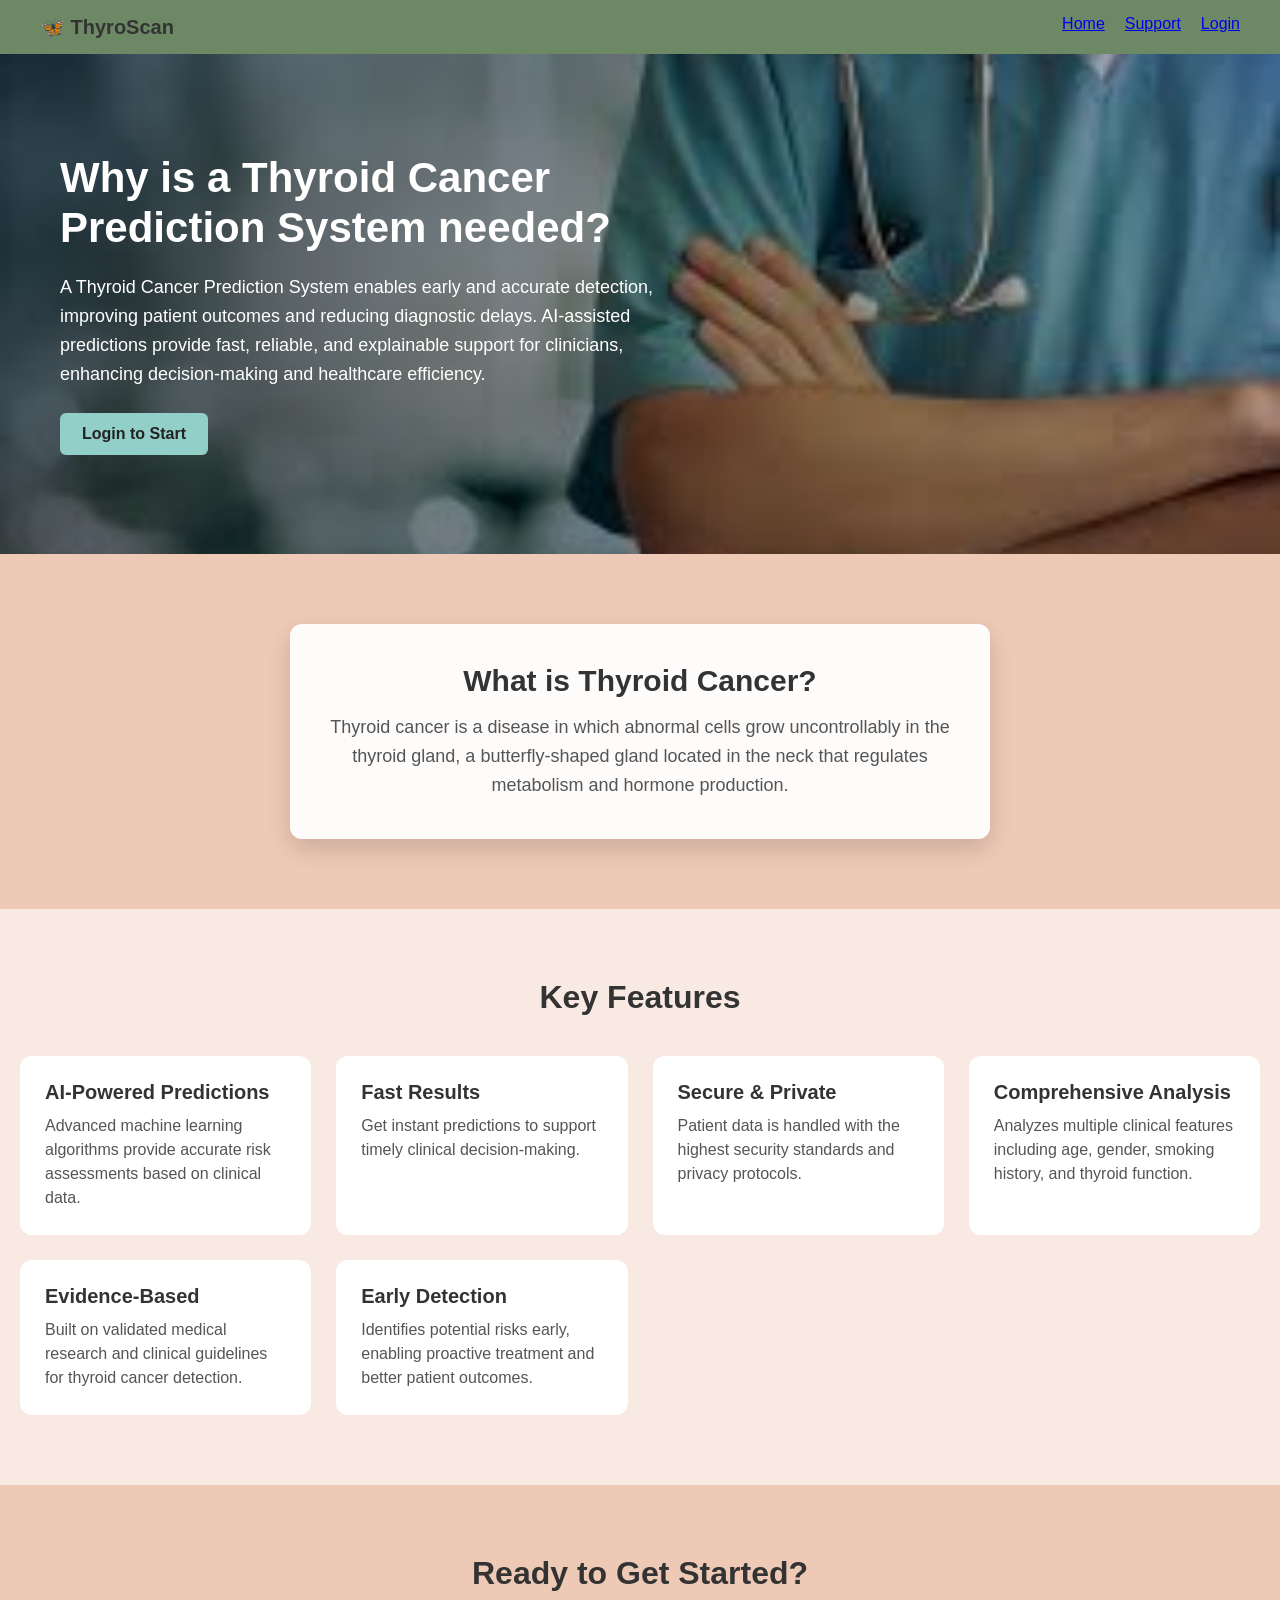
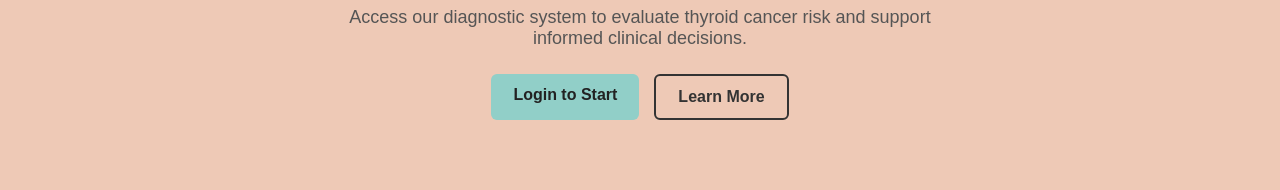
<file: index.html>
<!DOCTYPE html>
<html lang="en">

<head>
  <meta charset="UTF-8">
  <meta name="viewport" content="width=device-width, initial-scale=1.0">
  <title>Thyroid Cancer Prediction</title>
  <link rel="stylesheet" href="index.css">
</head>

<body>
  <div class="navbar">
    <div class="logo">🦋 ThyroScan</div>
    <ul class="nav-links">
      <li><a href="index.html">Home</a></li>
      <li><a href="support.html">Support</a></li>
      <li><a href="login.html">Login</a></li>

    </ul>
  </div>


  <div class="main-container">

    <!-- Hero Section -->
    <section class="hero">
      <img src="imag2.jfif" alt="Medical professional" class="hero-img">

      <div class="overlay">
        <div class="hero-content">
          <h1>Why is a Thyroid Cancer Prediction System needed?</h1>
          <p>
            A Thyroid Cancer Prediction System enables early and accurate detection, improving patient
            outcomes and reducing diagnostic delays. AI-assisted predictions provide fast, reliable, and
            explainable support for clinicians, enhancing decision-making and healthcare efficiency.
          </p>
          <a href="login.html" class="btn">Login to Start</a>
        </div>
      </div>
    </section>

    <!-- What is Thyroid Cancer -->
    <section class="info-section">
      <div class="card">
        <h2>What is Thyroid Cancer?</h2>
        <p>
          Thyroid cancer is a disease in which abnormal cells grow uncontrollably in the thyroid gland,
          a butterfly-shaped gland located in the neck that regulates metabolism and hormone production.
        </p>
      </div>
    </section>

    <!-- Features Section -->
    <section class="features-section">
      <h2>Key Features</h2>

      <div class="features-grid">

        <div class="feature-card">
          <h3>AI-Powered Predictions</h3>
          <p>Advanced machine learning algorithms provide accurate risk assessments based on clinical data.</p>
        </div>

        <div class="feature-card">
          <h3>Fast Results</h3>
          <p>Get instant predictions to support timely clinical decision-making.</p>
        </div>

        <div class="feature-card">
          <h3>Secure & Private</h3>
          <p>Patient data is handled with the highest security standards and privacy protocols.</p>
        </div>

        <div class="feature-card">
          <h3>Comprehensive Analysis</h3>
          <p>Analyzes multiple clinical features including age, gender, smoking history, and thyroid function.</p>
        </div>

        <div class="feature-card">
          <h3>Evidence-Based</h3>
          <p>Built on validated medical research and clinical guidelines for thyroid cancer detection.</p>
        </div>

        <div class="feature-card">
          <h3>Early Detection</h3>
          <p>Identifies potential risks early, enabling proactive treatment and better patient outcomes.</p>
        </div>

      </div>
    </section>

    <!-- CTA Section -->
    <section class="cta-section">
      <h2>Ready to Get Started?</h2>
      <p>
        Access our diagnostic system to evaluate thyroid cancer risk and support informed clinical decisions.
      </p>

      <div class="cta-buttons">
        <a href="login.html" class="btn">Login to Start</a>
        <a href="support.html" class="btn-outline">Learn More</a>
      </div>
    </section>

  </div>

</body>

</html>
</file>
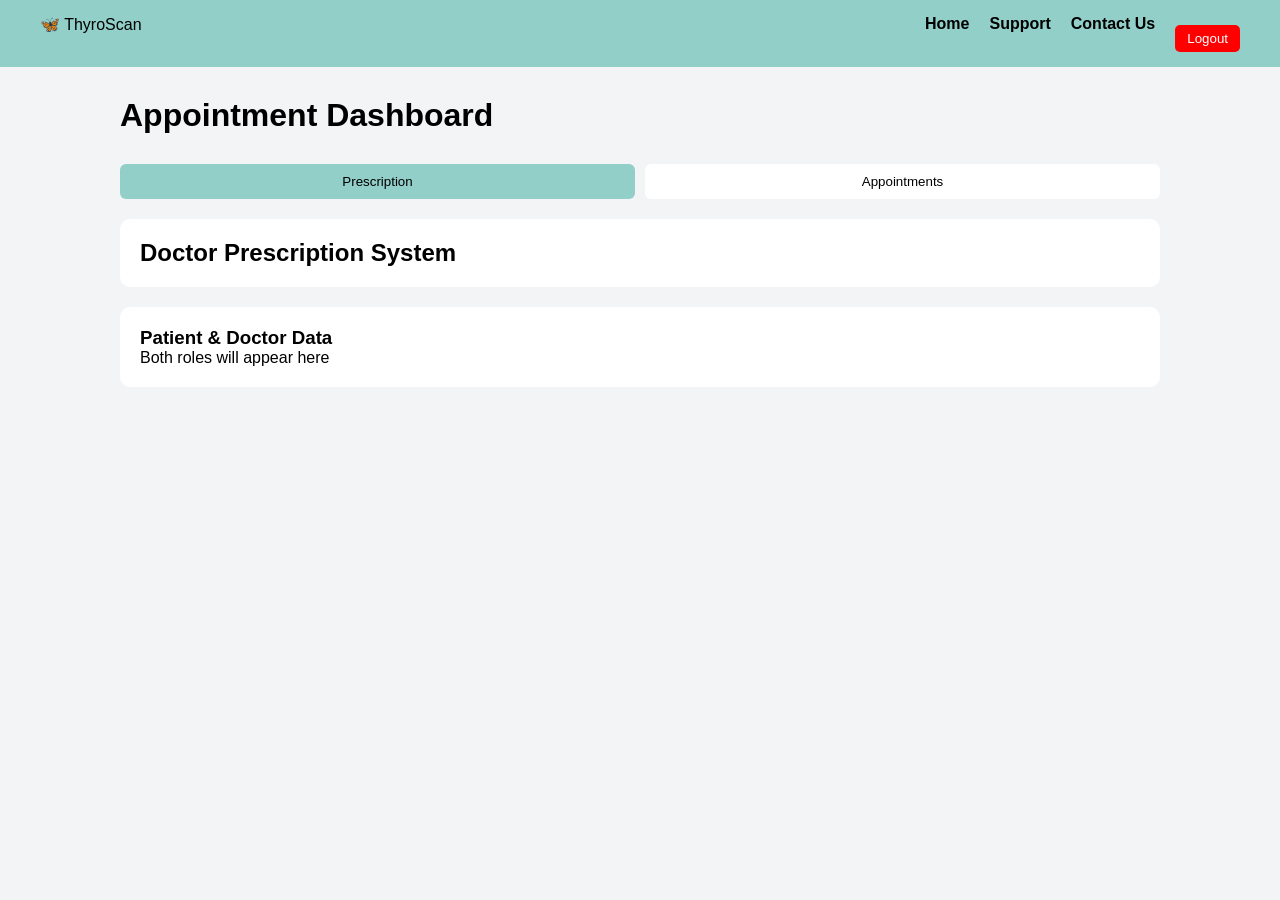
<file: appointment.html>
<!DOCTYPE html>
<html lang="en">

<head>
  <meta charset="UTF-8">
  <title>Appointment - ThyroScan</title>
  <link rel="stylesheet" href="appointment.css">
</head>

<body>

  <!-- NAVBAR -->
  <nav class="navbar">
    <div class="logo">🦋 ThyroScan</div>
    <ul class="nav-links">
      <li><a href="index.html">Home</a></li>
      <li><a href="support.html">Support</a></li>
      <li><a href="contact.html">Contact Us</a></li>
      <li><button onclick="logoutUser()">Logout</button></li>
    </ul>
  </nav>

  <div class="container">

    <!-- HEADER -->
    <div class="header">
      <h1>Appointment Dashboard</h1>
    </div>

    <!-- TABS -->
    <div class="tabs">
      <button class="tab active" onclick="showTab('prescription', this)">Prescription</button>
      <button class="tab" onclick="showTab('appointments', this)">Appointments</button>
    </div>

    <!-- PRESCRIPTION -->
    <div id="prescription" class="tab-content active">

      <div class="card header-card">
        <h2>Doctor Prescription System</h2>
      </div>

      <div class="card center">
        <h3>Patient & Doctor Data</h3>
        <p>Both roles will appear here</p>
      </div>

      <div id="prescriptionList" class="doctor-grid"></div>

    </div>

    <!-- APPOINTMENTS -->
    <div id="appointments" class="tab-content">

      <div class="card">
        <h2>Join Appointment</h2>

        <input type="text" id="userNameInput" placeholder="Enter name">
        <button onclick="startAppointment()">Join Zoom</button>

      </div>

    </div>

  </div>

  <script>

    // ✅ GET ROLE FROM LOGIN
    let userRole = localStorage.getItem("role") || "patient";

    function showTab(tabId, btn) {
      document.querySelectorAll(".tab-content").forEach(el => el.classList.remove("active"));
      document.querySelectorAll(".tab").forEach(el => el.classList.remove("active"));

      document.getElementById(tabId).classList.add("active");
      btn.classList.add("active");
    }

    // ✅ FIX PLACEHOLDER BASED ON ROLE
    window.onload = function () {
      const input = document.getElementById("userNameInput");

      if (userRole === "doctor") {
        input.placeholder = "Enter doctor name";
      } else {
        input.placeholder = "Enter patient name";
      }
    };

    function startAppointment() {
      const name = document.getElementById("userNameInput").value;

      if (!name) {
        alert("Please enter name");
        return;
      }

      const container = document.getElementById("prescriptionList");
      const id = "p" + Date.now();

      let roleLabel = userRole === "doctor" ? "Doctor" : "Patient";

      let doctorName = userRole === "doctor" ? name : "Dr. ThyroScan Team";
      let patientName = userRole === "patient" ? name : "Assigned Patient";

      const card = document.createElement("div");
      card.className = "doctor-card";

      card.innerHTML = `
        <h3>${roleLabel}: ${name}</h3>

        
        <p><strong>Patient:</strong> ${patientName}</p>

        <span class="badge available">Active Case</span>
        <p class="rating">⭐ Consultation Running</p>

        <button onclick="togglePrescription('${id}')">View Prescription</button>

        <div id="${id}" class="schedule-box">
          <p><strong>Doctor Prescription:</strong></p>
          
          <p>🧑 Patient: ${patientName}</p>
          <p>💊 Treatment Plan</p>
          <p>📊 Monitoring</p>
          <p>🥗 Diet Plan</p>
        </div>
      `;

      container.appendChild(card);

      window.open("https://zoom.us/j/1234567890", "_blank");
    }

    function togglePrescription(id) {
      const box = document.getElementById(id);
      box.style.display = box.style.display === "block" ? "none" : "block";
    }

    function logoutUser() {
      alert("Logged out successfully!");
      window.location.href = "login.html";
    }

  </script>

</body>

</html>
</file>
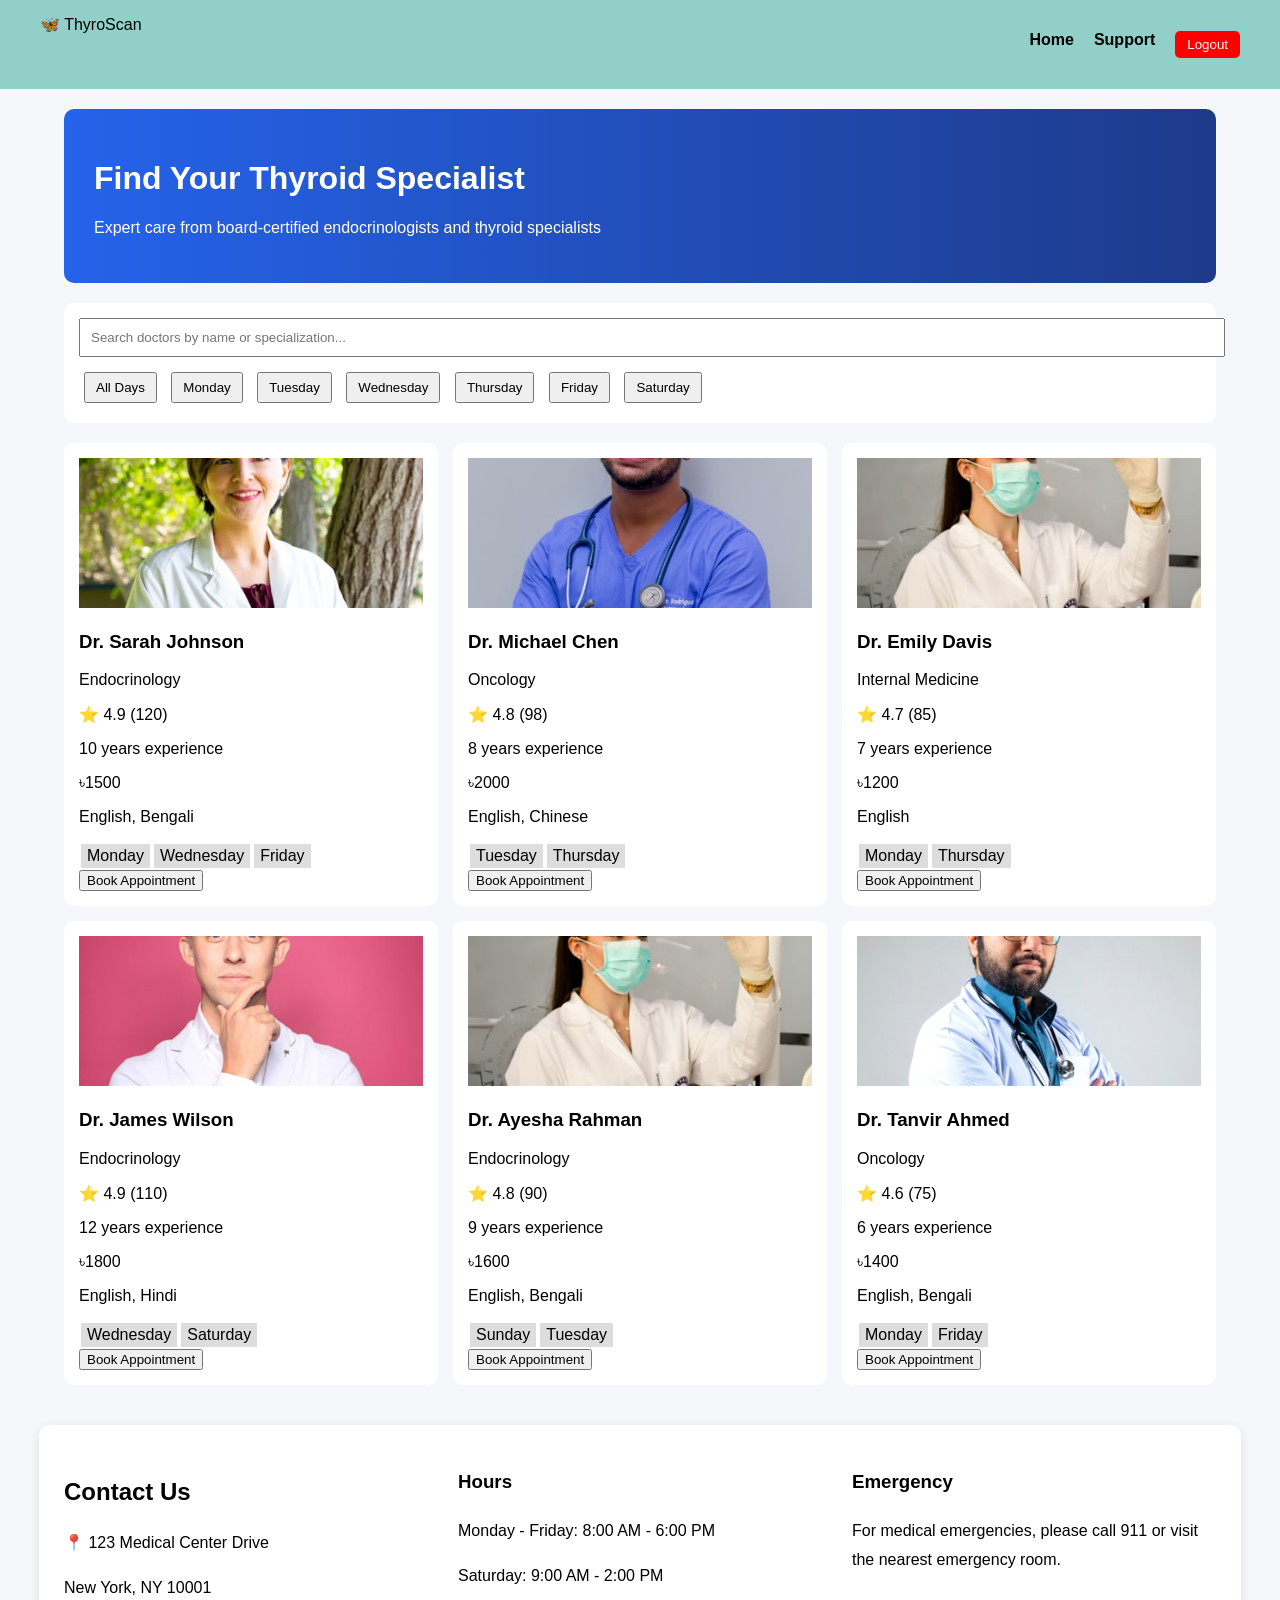
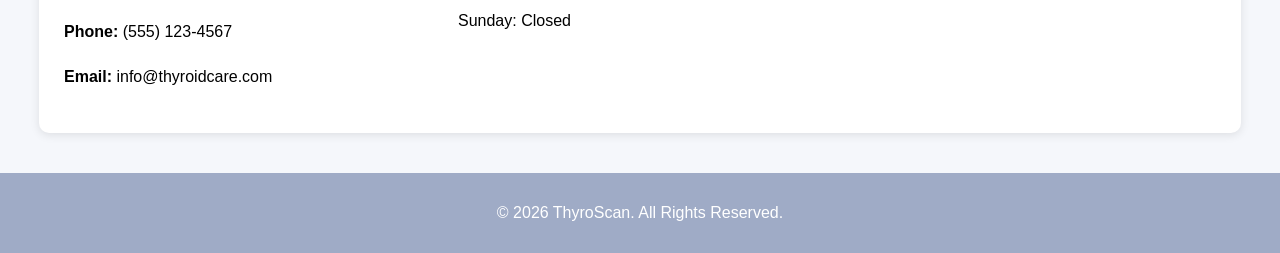
<file: clinical_administrator.html>
<!DOCTYPE html>
<html lang="en">

<head>
  <meta charset="UTF-8">
  <title>Doctors - ThyroScan</title>
  <link rel="stylesheet" href="clinical_administrator.css">
</head>

<body>

  <nav class="navbar">
    <div class="logo">🦋 ThyroScan</div>
    <ul class="nav-links">
      <li><a href="index.html">Home</a></li>
      <li><a href="support.html">Support</a></li>
      <li><button onclick="logoutUser()">Logout</button></li>
    </ul>
  </nav>

  <div class="container">

    <!-- HERO -->
    <div class="hero">
      <h1>Find Your Thyroid Specialist</h1>
      <p>Expert care from board-certified endocrinologists and thyroid specialists</p>
    </div>

    <!-- SEARCH + FILTER -->
    <div class="filter-box">
      <input type="text" id="searchInput" placeholder="Search doctors by name or specialization..."
        onkeyup="filterDoctors()">

      <div class="days">
        <button onclick="filterDay('all')">All Days</button>
        <button onclick="filterDay('Monday')">Monday</button>
        <button onclick="filterDay('Tuesday')">Tuesday</button>
        <button onclick="filterDay('Wednesday')">Wednesday</button>
        <button onclick="filterDay('Thursday')">Thursday</button>
        <button onclick="filterDay('Friday')">Friday</button>
        <button onclick="filterDay('Saturday')">Saturday</button>
      </div>
    </div>

    <!-- DOCTOR LIST -->
    <div id="doctorList" class="doctor-grid"></div>

    <!-- ================= DETAILS ================= -->
    <div id="doctorDetails" class="hidden">

      <button class="back-btn" onclick="goBack()">← Back to Doctors</button>

      <div class="details-grid">

        <!-- LEFT -->
        <div class="details-left">
          <img id="docImg">

          <h2 id="docName"></h2>
          <p class="spec" id="docSpec"></p>

          <div class="rating" id="docRating"></div>

          <div class="info-grid">
            <div><b>Experience:</b> <span id="docExp"></span></div>
            <div><b>Fee:</b> <span id="docFee"></span></div>
            <div><b>Languages:</b> <span id="docLang"></span></div>
            <div><b>Education:</b> <span id="docEdu"></span></div>
          </div>

          <h3>Available Days</h3>
          <div id="docDays" class="badges"></div>

          <h3>About</h3>
          <p id="docAbout"></p>

          <h3>Clinic Information</h3>
          <p>📍 ThyroCare Clinic, Dhaka</p>
          <p>📞 +880123456789</p>
          <p>✉ info@thyrocare.com</p>

        </div>

        <!-- RIGHT -->
        <div class="details-right">

          <h3>Book Appointment</h3>

          <input type="text" placeholder="Full Name" id="name">
          <input type="text" placeholder="Phone Number" id="phone">
          <input type="email" placeholder="Email Address" id="email">
          <input type="date" id="date">

          <label>Select Time Slot</label>
          <div class="time-slots" id="timeSlots"></div>

          <div class="notice">
            You will receive confirmation within 24 hours.
          </div>

          <button class="confirm" onclick="book()">Confirm Booking</button>

        </div>

      </div>

    </div>

  </div>

  <!-- ================= CONTACT SECTION ================= -->
  <div class="contact-section">
    <div>
      <h2>Contact Us</h2>
      <p>📍 123 Medical Center Drive</p>
      <p>New York, NY 10001</p>

      <p><b>Phone:</b> (555) 123-4567</p>
      <p><b>Email:</b> info@thyroidcare.com</p>
    </div>

    <div>
      <h3>Hours</h3>
      <p>Monday - Friday: 8:00 AM - 6:00 PM</p>
      <p>Saturday: 9:00 AM - 2:00 PM</p>
      <p>Sunday: Closed</p>
    </div>

    <div>
      <h3>Emergency</h3>
      <p>For medical emergencies, please call 911 or visit the nearest emergency room.</p>
    </div>

  </div>

  <!-- FOOTER -->
  <footer class="footer">
    <p>© 2026 ThyroScan. All Rights Reserved.</p>
  </footer>

  <script>

    let selectedDay = "all";
    let selectedTime = "";

    const doctors = [
      { id: 1, name: "Dr. Sarah Johnson", specialization: "Endocrinology", rating: 4.9, reviews: 120, image: "doc1.jfif", experience: 10, fee: 1500, languages: ["English", "Bengali"], education: "MBBS, MD", availability: ["Monday", "Wednesday", "Friday"], about: "Expert in thyroid disorders." },
      { id: 2, name: "Dr. Michael Chen", specialization: "Oncology", rating: 4.8, reviews: 98, image: "doc2.jfif", experience: 8, fee: 2000, languages: ["English", "Chinese"], education: "MBBS", availability: ["Tuesday", "Thursday"], about: "Cancer specialist." },
      { id: 3, name: "Dr. Emily Davis", specialization: "Internal Medicine", rating: 4.7, reviews: 85, image: "doc3.jfif", experience: 7, fee: 1200, languages: ["English"], education: "MBBS", availability: ["Monday", "Thursday"], about: "General physician." },
      { id: 4, name: "Dr. James Wilson", specialization: "Endocrinology", rating: 4.9, reviews: 110, image: "doc4.jfif", experience: 12, fee: 1800, languages: ["English", "Hindi"], education: "MBBS", availability: ["Wednesday", "Saturday"], about: "Thyroid expert." },
      { id: 5, name: "Dr. Ayesha Rahman", specialization: "Endocrinology", rating: 4.8, reviews: 90, image: "doc5.jfif", experience: 9, fee: 1600, languages: ["English", "Bengali"], education: "MBBS", availability: ["Sunday", "Tuesday"], about: "Hormonal specialist." },
      { id: 6, name: "Dr. Tanvir Ahmed", specialization: "Oncology", rating: 4.6, reviews: 75, image: "doc6.jfif", experience: 6, fee: 1400, languages: ["English", "Bengali"], education: "MBBS", availability: ["Monday", "Friday"], about: "Cancer care expert." }
    ];

    const timeSlots = ["9:00 AM", "9:30 AM", "10:00 AM", "10:30 AM", "11:00 AM", "11:30 AM", "2:00 PM", "2:30 PM", "3:00 PM", "3:30 PM", "4:00 PM"];

    function renderDoctors() {
      const list = document.getElementById("doctorList");
      list.innerHTML = "";

      const search = document.getElementById("searchInput").value.toLowerCase();

      doctors.forEach(doc => {
        const matchSearch = doc.name.toLowerCase().includes(search) || doc.specialization.toLowerCase().includes(search);
        const matchDay = selectedDay === "all" || doc.availability.includes(selectedDay);

        if (matchSearch && matchDay) {
          list.innerHTML += `
      <div class="doctor-card" onclick="showDoctor(${doc.id})">
        <img src="${doc.image}">
        <h3>${doc.name}</h3>
        <p>${doc.specialization}</p>
        <div class="rating">⭐ ${doc.rating} (${doc.reviews})</div>
        <p>${doc.experience} years experience</p>
        <p>৳${doc.fee}</p>
        <p>${doc.languages.join(", ")}</p>
        <div class="badges">${doc.availability.map(d => `<span>${d}</span>`).join("")}</div>
        <button>Book Appointment</button>
      </div>`;
        }
      });
    }

    function filterDoctors() { renderDoctors(); }
    function filterDay(day) { selectedDay = day; renderDoctors(); }

    function showDoctor(id) {
      const doc = doctors.find(d => d.id === id);
      document.getElementById("doctorList").style.display = "none";
      document.getElementById("doctorDetails").classList.remove("hidden");

      docImg.src = doc.image;
      docName.innerText = doc.name;
      docSpec.innerText = doc.specialization;
      docRating.innerText = `⭐ ${doc.rating}`;
      docExp.innerText = doc.experience + " years";
      docFee.innerText = "৳" + doc.fee;
      docLang.innerText = doc.languages.join(", ");
      docEdu.innerText = doc.education;
      docAbout.innerText = doc.about;
      docDays.innerHTML = doc.availability.map(d => `<span>${d}</span>`).join("");

      const slotDiv = document.getElementById("timeSlots");
      slotDiv.innerHTML = "";
      timeSlots.forEach(t => {
        slotDiv.innerHTML += `<button onclick="selectTime(this,'${t}')">${t}</button>`;
      });
    }

    function selectTime(btn, time) {
      document.querySelectorAll(".time-slots button").forEach(b => b.classList.remove("active"));
      btn.classList.add("active");
      selectedTime = time;
    }

    function goBack() {
      document.getElementById("doctorList").style.display = "grid";
      document.getElementById("doctorDetails").classList.add("hidden");
    }

    function book() {
      const nameInput = document.getElementById("name");
      const phoneInput = document.getElementById("phone");
      const emailInput = document.getElementById("email");
      const dateInput = document.getElementById("date");

      if (!nameInput.value || !phoneInput.value || !emailInput.value || !dateInput.value || !selectedTime) {
        alert("Please fill all fields");
        return;
      }

      const bookingData = {
        patientName: nameInput.value,
        phone: phoneInput.value,
        email: emailInput.value,
        date: dateInput.value,
        time: selectedTime,
        doctor: document.getElementById("docName").innerText,
        specialization: document.getElementById("docSpec").innerText
      };

      // Get previous bookings
      let bookings = JSON.parse(localStorage.getItem("appointments")) || [];

      // Add new booking
      bookings.push(bookingData);

      // Save back
      localStorage.setItem("appointments", JSON.stringify(bookings));

      // Redirect
      window.location.href = "notification.html";
    }
    renderDoctors();
    function logoutUser() {
      alert("Logged out successfully!");
      window.location.href = "login.html";
    }

  </script>

</body>

</html>
</file>
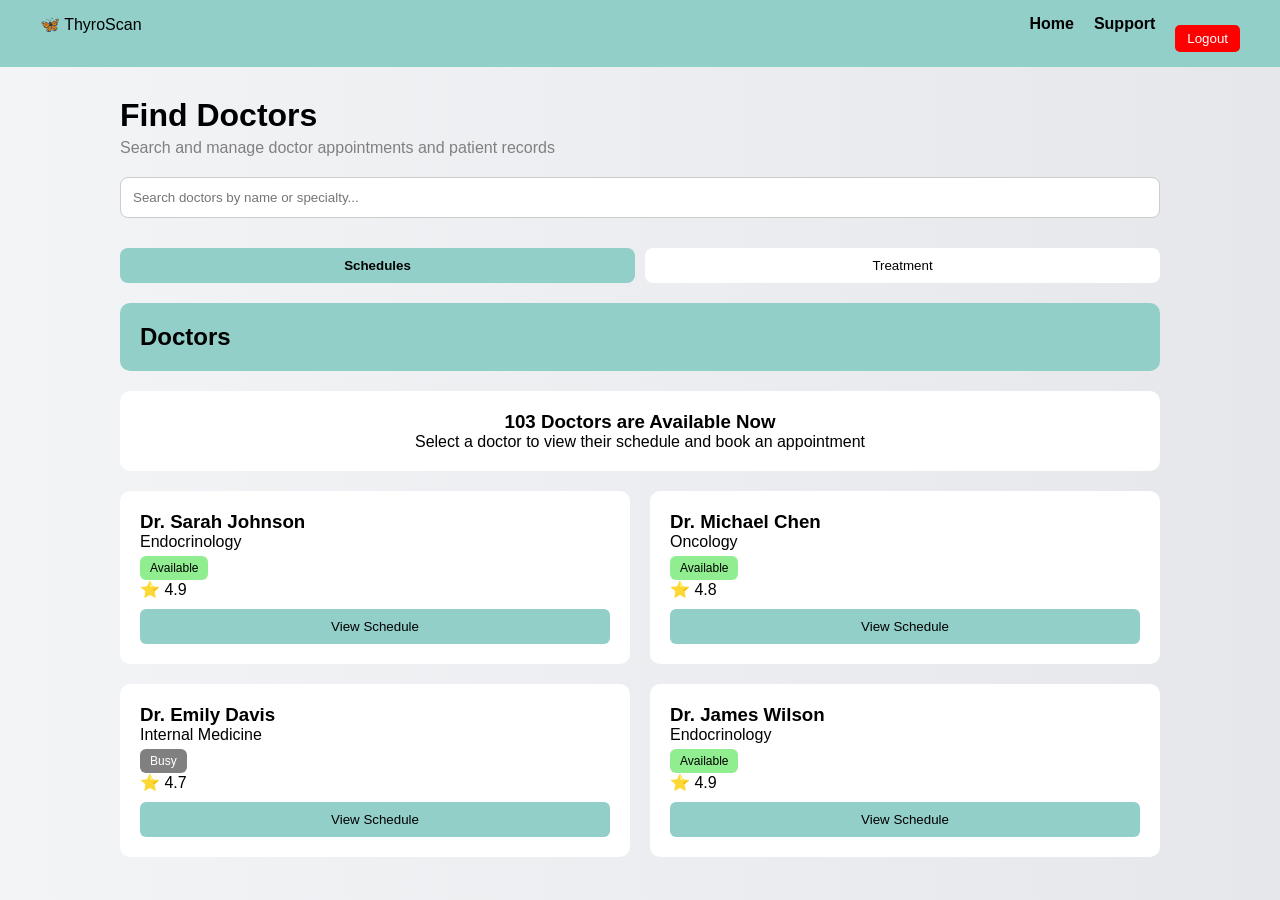
<file: doctorappointment.html>
<!DOCTYPE html>
<html lang="en">

<head>
  <meta charset="UTF-8">
  <title>Doctor Appointment - ThyroScan</title>
  <link rel="stylesheet" href="doctorappointment.css">
</head>

<body>

  <!-- NAVBAR -->
  <nav class="navbar">
    <div class="logo">🦋 ThyroScan</div>
    <ul class="nav-links">
      <li><a href="index.html">Home</a></li>
      <li><a href="support.html">Support</a></li>

      <li><button onclick="logoutUser()">Logout</button></li>
    </ul>
  </nav>

  <div class="container">

    <!-- HEADER -->
    <div class="header">
      <h1>Find Doctors</h1>
      <p>Search and manage doctor appointments and patient records</p>
    </div>

    <!-- SEARCH -->
    <div class="search-box">
      <input type="text" placeholder="Search doctors by name or specialty...">
    </div>

    <!-- TABS -->
    <div class="tabs">
      <button class="tab active" onclick="showTab('schedules', this)">Schedules</button>

      <!-- ✅ FIXED HERE -->
      <button class="tab" onclick="goToAppointment()">Treatment</button>
    </div>

    <!-- ================= SCHEDULES ================= -->
    <div id="schedules" class="tab-content active">

      <div class="card header-card">
        <h2>Doctors</h2>
      </div>

      <div class="card center">
        <h3>103 Doctors are Available Now</h3>
        <p>Select a doctor to view their schedule and book an appointment</p>
      </div>

      <div class="doctor-grid">

        <!-- Doctor 1 -->
        <div class="doctor-card">
          <h3>Dr. Sarah Johnson</h3>
          <p>Endocrinology</p>
          <span class="badge available">Available</span>
          <p class="rating">⭐ 4.9</p>

          <button onclick="toggleSchedule('schedule1')">View Schedule</button>

          <div id="schedule1" class="schedule-box">
            <p><strong>Available Days:</strong> Monday, Wednesday, Friday</p>
            <p><strong>Time:</strong> 10:00 AM - 2:00 PM</p>
          </div>
        </div>

        <!-- Doctor 2 -->
        <div class="doctor-card">
          <h3>Dr. Michael Chen</h3>
          <p>Oncology</p>
          <span class="badge available">Available</span>
          <p class="rating">⭐ 4.8</p>

          <button onclick="toggleSchedule('schedule2')">View Schedule</button>

          <div id="schedule2" class="schedule-box">
            <p><strong>Available Days:</strong> Tuesday, Thursday</p>
            <p><strong>Time:</strong> 2:00 PM - 6:00 PM</p>
          </div>
        </div>

        <!-- Doctor 3 -->
        <div class="doctor-card">
          <h3>Dr. Emily Davis</h3>
          <p>Internal Medicine</p>
          <span class="badge busy">Busy</span>
          <p class="rating">⭐ 4.7</p>

          <button onclick="toggleSchedule('schedule3')">View Schedule</button>

          <div id="schedule3" class="schedule-box">
            <p><strong>Available Days:</strong> Saturday</p>
            <p><strong>Time:</strong> 9:00 AM - 12:00 PM</p>
          </div>
        </div>

        <!-- Doctor 4 -->
        <div class="doctor-card">
          <h3>Dr. James Wilson</h3>
          <p>Endocrinology</p>
          <span class="badge available">Available</span>
          <p class="rating">⭐ 4.9</p>

          <button onclick="toggleSchedule('schedule4')">View Schedule</button>

          <div id="schedule4" class="schedule-box">
            <p><strong>Available Days:</strong> Sunday, Tuesday</p>
            <p><strong>Time:</strong> 11:00 AM - 3:00 PM</p>
          </div>
        </div>

      </div>
    </div>

    <!-- ================= TREATMENT (UNCHANGED) ================= -->
    <div id="treatment" class="tab-content">

      <div class="card">
        <h2>Treatment Plans</h2>
        <p>Doctor decision-making and treatment process for patients</p>
      </div>

      <div class="card">
        <h3>Patient: Mahfuz Alam</h3>
        <p><strong>Diagnosis:</strong> Thyroid Disorder (Moderate Risk)</p>
        <p><strong>Doctor Decision:</strong> Start medication and monitor hormone levels</p>

        <ul class="treatment-list">
          <li>💊 Prescribed Levothyroxine</li>
          <li>📊 Blood test every 2 weeks</li>
          <li>🥗 Maintain iodine-balanced diet</li>
          <li>📅 Follow-up after 1 month</li>
        </ul>

        <button class="small-btn">View Full Report</button>
      </div>

      <div class="card">
        <h3>Patient: Susmita Roy</h3>
        <p><strong>Diagnosis:</strong> Low Risk (Normal)</p>
        <p><strong>Doctor Decision:</strong> No medication required</p>

        <ul class="treatment-list">
          <li>✅ Regular health checkup</li>
          <li>🥗 Balanced diet</li>
          <li>🏃 Lifestyle improvement</li>
        </ul>

        <button class="small-btn">View Full Report</button>
      </div>

    </div>

  </div>

  <!-- JS -->
  <script>
    function showTab(tabId, btn) {
      document.querySelectorAll(".tab-content").forEach(el => {
        el.classList.remove("active");
      });

      document.querySelectorAll(".tab").forEach(el => {
        el.classList.remove("active");
      });

      document.getElementById(tabId).classList.add("active");
      btn.classList.add("active");
    }

    function toggleSchedule(id) {
      const box = document.getElementById(id);

      if (box.style.display === "block") {
        box.style.display = "none";
      } else {
        box.style.display = "block";
      }
    }

    // ✅ NEW FUNCTION
    function goToAppointment() {
      window.location.href = "appointment.html";
    }

    function logoutUser() {
      alert("Logged out successfully!");
      window.location.href = "login.html";
    }
  </script>

</body>

</html>
</file>
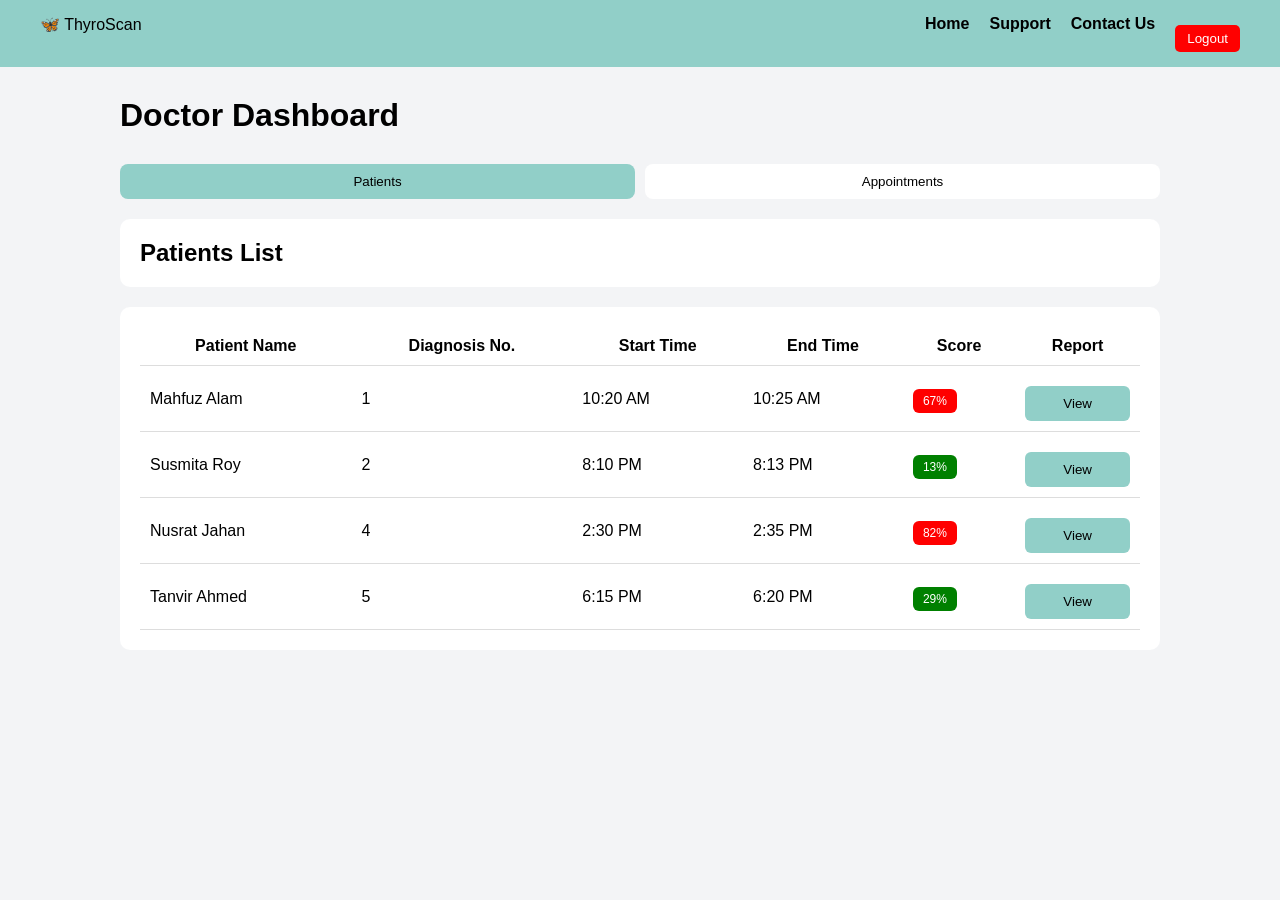
<file: doctordashboard.html>
<!DOCTYPE html>
<html lang="en">

<head>
  <meta charset="UTF-8">
  <title>Doctor Appointment - ThyroScan</title>
  <link rel="stylesheet" href="doctordashboard.css">
</head>

<body>

  <!-- NAVBAR -->
  <nav class="navbar">
    <div class="logo">🦋 ThyroScan</div>
    <ul class="nav-links">
      <li><a href="index.html">Home</a></li>
      <li><a href="support.html">Support</a></li>
      <li><a href="contact.html">Contact Us</a></li>
      <li><button onclick="logoutUser()">Logout</button></li>
    </ul>
  </nav>

  <div class="container">

    <div class="header">
      <h1>Doctor Dashboard</h1>
    </div>

    <div class="tabs">
      <button class="tab active" onclick="showTab('patients', this)">Patients</button>
      <button class="tab" onclick="showTab('appointments', this)">Appointments</button>
    </div>

    <!-- PATIENTS -->
    <div id="patients" class="tab-content active">

      <div class="card">
        <h2>Patients List</h2>
      </div>

      <div class="card">
        <table>
          <thead>
            <tr>
              <th>Patient Name</th>
              <th>Diagnosis No.</th>
              <th>Start Time</th>
              <th>End Time</th>
              <th>Score</th>
              <th>Report</th>
            </tr>
          </thead>

          <tbody>
            <tr>
              <td>Mahfuz Alam</td>
              <td>1</td>
              <td>10:20 AM</td>
              <td>10:25 AM</td>
              <td><span class="badge high">67%</span></td>
              <td><button onclick="downloadCSV()">View</button></td>
            </tr>
            <tr>
              <td>Susmita Roy</td>
              <td>2</td>
              <td>8:10 PM</td>
              <td>8:13 PM</td>
              <td><span class="badge low">13%</span></td>
              <td><button onclick="downloadCSV()">View</button></td>
            </tr>

            <tr>
              <td>Nusrat Jahan</td>
              <td>4</td>
              <td>2:30 PM</td>
              <td>2:35 PM</td>
              <td><span class="badge high">82%</span></td>
              <td><button onclick="downloadCSV()">View</button></td>
            </tr>
            <tr>
              <td>Tanvir Ahmed</td>
              <td>5</td>
              <td>6:15 PM</td>
              <td>6:20 PM</td>
              <td><span class="badge low">29%</span></td>
              <td><button onclick="downloadCSV()">View</button></td>
            </tr>

          </tbody>
        </table>
      </div>

    </div>

    <!-- APPOINTMENTS -->
    <div id="appointments" class="tab-content">
      <div class="card">
        <h2>Upcoming Appointments</h2>
      </div>

      <div class="appointment-card">
        <h3>Mahfuz Alam</h3>
        <p>⏰ 10:20 AM - 10:25 AM</p>
        <span class="badge">Diagnosis #1</span>
        <button onclick="joinMeeting()">Join Meeting</button>
      </div>

      <div class="appointment-card">
        <h3>Susmita Roy</h3>
        <p>⏰ 8:10 PM - 8:13 PM</p>
        <span class="badge">Diagnosis #2</span>
        <button onclick="joinMeeting()">Join Meeting</button>
      </div>
    </div>

  </div>

  <!-- JS -->
  <script>
    function showTab(tabId, btn) {
      document.querySelectorAll(".tab-content").forEach(el => el.classList.remove("active"));
      document.querySelectorAll(".tab").forEach(el => el.classList.remove("active"));
      document.getElementById(tabId).classList.add("active");
      btn.classList.add("active");
    }

    function joinMeeting() {
      window.location.href = "appointment.html";
    }

    function logoutUser() {
      alert("Logged out successfully!");
      window.location.href = "login.html";
    }

    // ✅ DOWNLOAD FUNCTION
    function downloadCSV() {
      const link = document.createElement("a");
      link.href = "diagnosis_history.csv"; // file must be in same folder
      link.download = "diagnosis_history.csv";
      document.body.appendChild(link);
      link.click();
      document.body.removeChild(link);
    }
  </script>

</body>

</html>
</file>
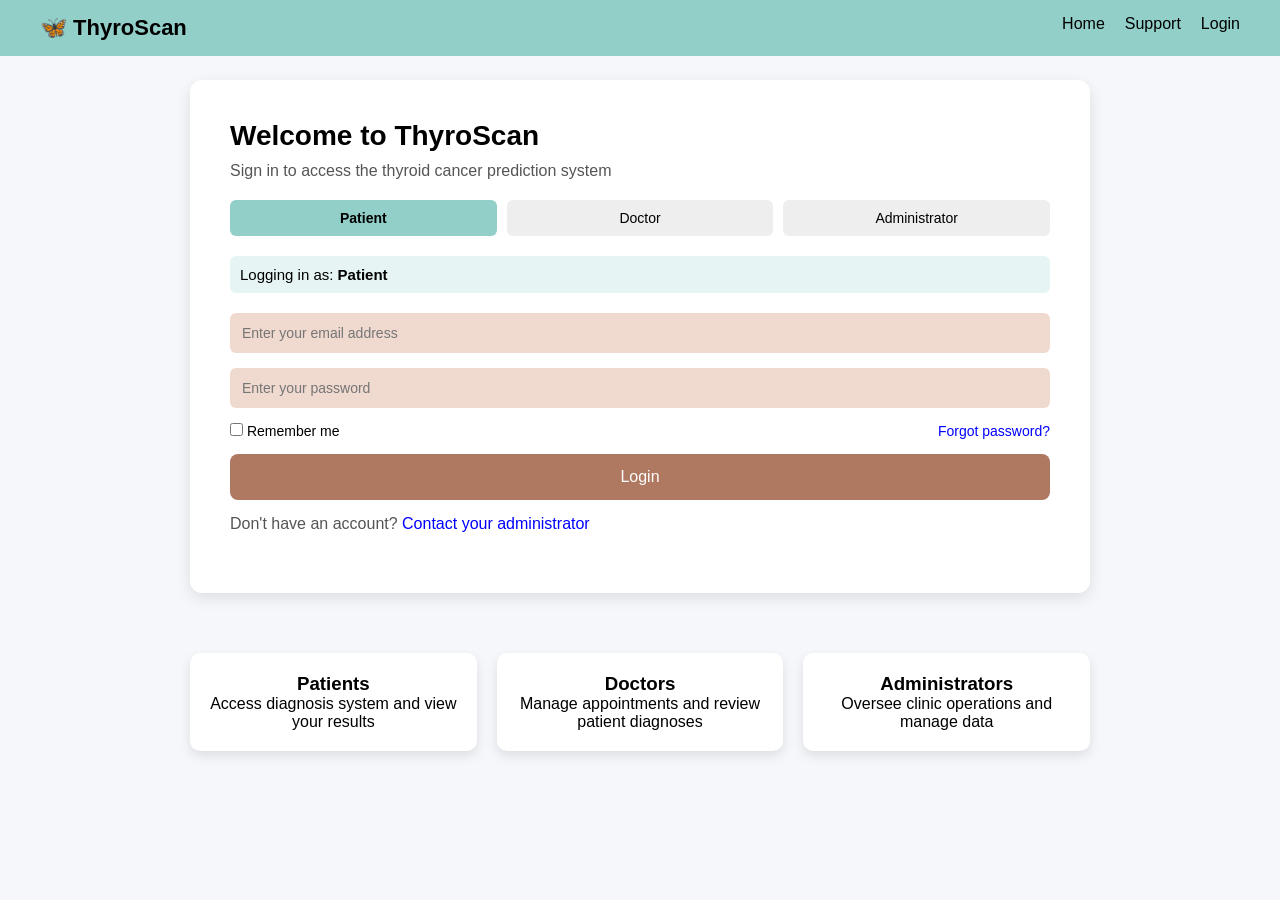
<file: login.html>
<!DOCTYPE html>
<html lang="en">

<head>
  <meta charset="UTF-8">
  <title>ThyroScan Login</title>
  <link rel="stylesheet" href="login.css">
</head>

<body>

  <!-- NAVBAR -->
  <nav class="navbar">
    <div class="logo">🦋 ThyroScan</div>
    <ul class="nav-links">
      <li><a href="index.html">Home</a></li>
      <li><a href="support.html">Support</a></li>
      <li><a href="login.html">Login</a></li>

    </ul>
  </nav>

  <!-- LOGIN CONTAINER -->
  <div class="login-container">
    <div class="login-left">
      <h1>Welcome to ThyroScan</h1>
      <p>Sign in to access the thyroid cancer prediction system</p>

      <!-- USER TYPE -->
      <div class="tabs">
        <button class="tab active" onclick="selectUser('Patient', this)">Patient</button>
        <button class="tab" onclick="selectUser('Doctor', this)">Doctor</button>
        <button class="tab" onclick="selectUser('Administrator', this)">Administrator</button>
      </div>

      <div class="user-type-box">
        Logging in as: <strong id="userTypeText">Patient</strong>
      </div>

      <!-- FORM -->
      <form class="login-form" onsubmit="return goToApp();">
        <input type="email" placeholder="Enter your email address" required>
        <input type="password" placeholder="Enter your password" required>

        <div class="form-options">
          <label><input type="checkbox"> Remember me</label>
          <span class="forgot">Forgot password?</span>
        </div>

        <button type="submit" class="btn-login">Login</button>
      </form>

      <p class="contact">
        Don't have an account? <span>Contact your administrator</span>
      </p>
    </div>

    <div class="login-right">
      <div class="info-card">
        <h3>Patients</h3>
        <p>Access diagnosis system and view your results</p>
      </div>
      <div class="info-card">
        <h3>Doctors</h3>
        <p>Manage appointments and review patient diagnoses</p>
      </div>
      <div class="info-card">
        <h3>Administrators</h3>
        <p>Oversee clinic operations and manage data</p>
      </div>
    </div>
  </div>

  <script>
    function selectUser(type, element) {
      document.getElementById("userTypeText").innerText = type;
      const tabs = document.querySelectorAll(".tab");
      tabs.forEach(tab => tab.classList.remove("active"));
      element.classList.add("active");
    }

    function goToApp() {
      const userType = document.getElementById("userTypeText").innerText;

      // ✅ SAVE ROLE (IMPORTANT FIX)
      localStorage.setItem("role", userType.toLowerCase());

      if (userType === "Patient") {
        window.location.href = "diagnosis.html";
      }
      else if (userType === "Doctor") {
        window.location.href = "doctordashboard.html";
      }
      else if (userType === "Administrator") {
        window.location.href = "clinic_administrator_dashboard.html";
      }

      return false;
    }
  </script>

</body>

</html>
</file>
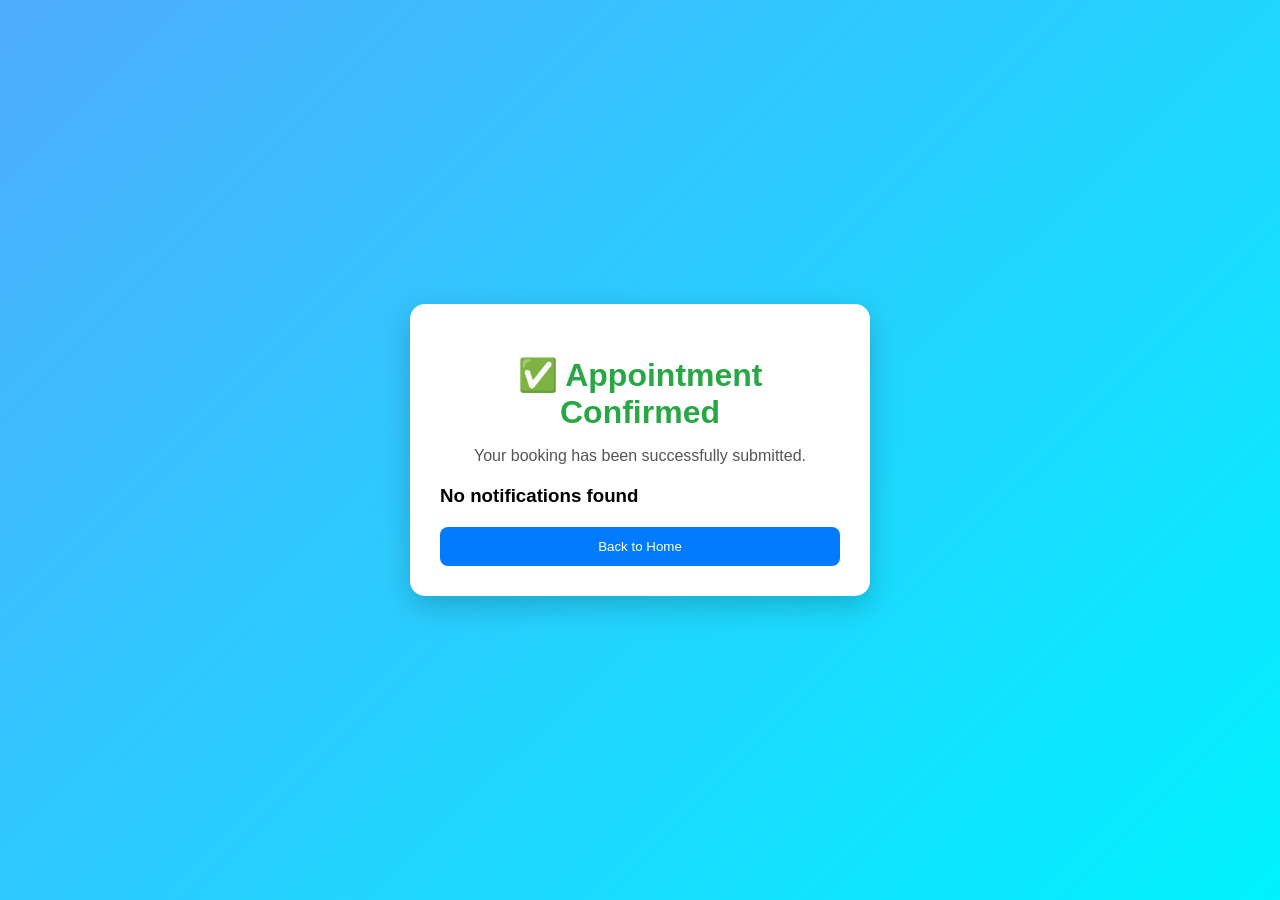
<file: notification.html>
<!DOCTYPE html>
<html lang="en">

<head>
  <meta charset="UTF-8">
  <title>Appointment Notification</title>
  <link rel="stylesheet" href="notification.css">
</head>

<body>

  <div class="notification-container">

    <div class="card">
      <h1>✅ Appointment Confirmed</h1>
      <p>Your booking has been successfully submitted.</p>

      <div class="details">
        <p><b>Patient Name:</b> <span id="n_name"></span></p>
        <p><b>Doctor:</b> <span id="n_doctor"></span></p>
        <p><b>Specialization:</b> <span id="n_spec"></span></p>
        <p><b>Date:</b> <span id="n_date"></span></p>
        <p><b>Time:</b> <span id="n_time"></span></p>
        <p><b>Phone:</b> <span id="n_phone"></span></p>
        <p><b>Email:</b> <span id="n_email"></span></p>
      </div>

      <button onclick="goHome()">Back to Home</button>
    </div>

  </div>

  <script>
    const bookings = JSON.parse(localStorage.getItem("appointments")) || [];

    const container = document.querySelector(".details");

    if (bookings.length > 0) {
      container.innerHTML = "";

      bookings.forEach((data, index) => {
        container.innerHTML += `
      <div style="border-bottom:1px solid #ddd; margin-bottom:15px; padding-bottom:10px;">
        <h3>Notification ${index + 1}</h3>
        <p><b>Patient Name:</b> ${data.patientName}</p>
        <p><b>Doctor:</b> ${data.doctor}</p>
        <p><b>Specialization:</b> ${data.specialization}</p>
        <p><b>Date:</b> ${data.date}</p>
        <p><b>Time:</b> ${data.time}</p>
        <p><b>Phone:</b> ${data.phone}</p>
        <p><b>Email:</b> ${data.email}</p>
      </div>
    `;
      });

    } else {
      container.innerHTML = "<h3>No notifications found</h3>";
    }

    function goHome() {
      window.location.href = "index.html";
    }
  </script>

</body>

</html>
</file>
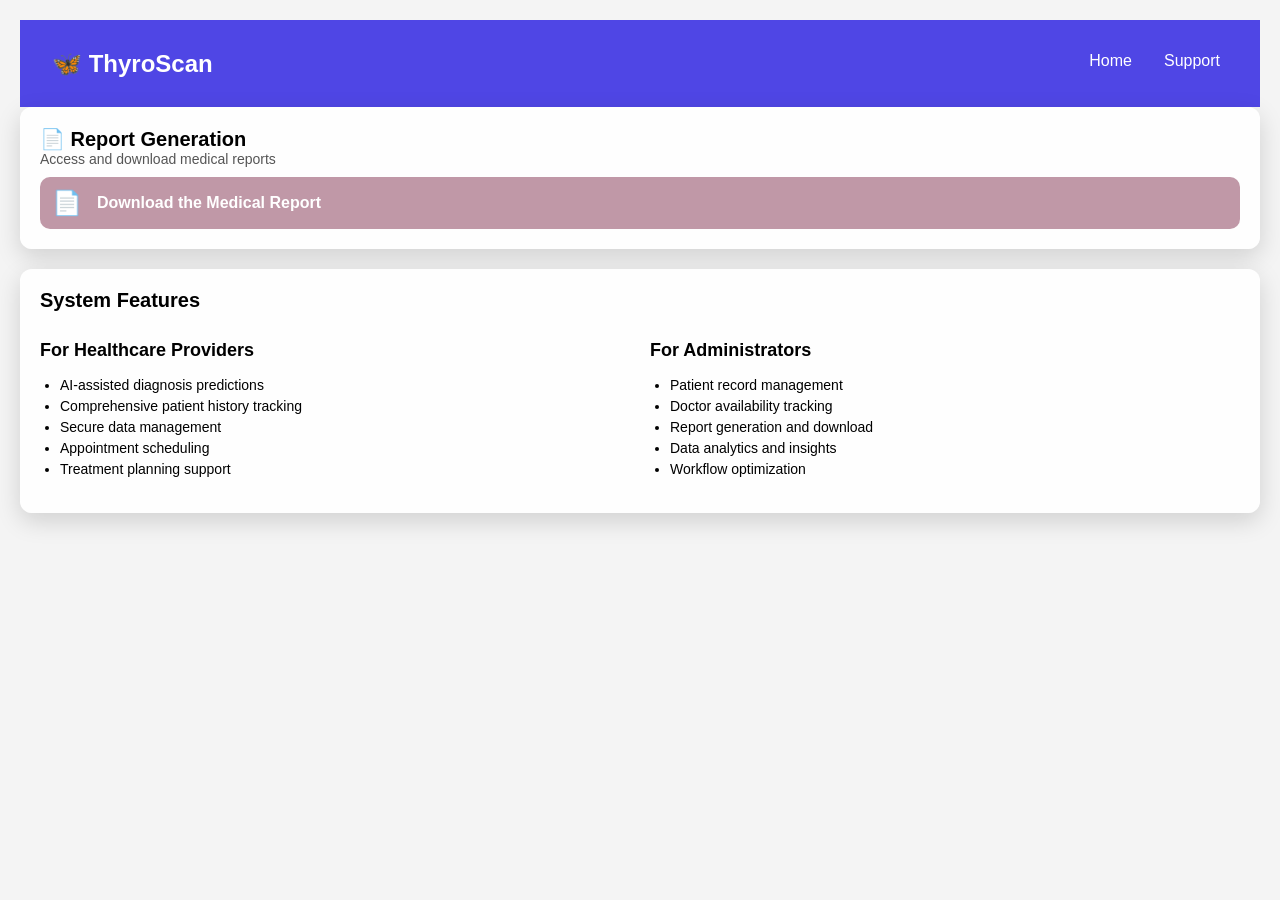
<file: report.html>
<!DOCTYPE html>
<html lang="en">

<head>
  <meta charset="UTF-8">
  <meta name="viewport" content="width=device-width, initial-scale=1.0">
  <title>Medical Report</title>
  <link rel="stylesheet" href="report.css">
</head>

<body>
  <nav class="navbar">
    <div class="logo">🦋 ThyroScan</div>
    <ul class="nav-links">
      <li><a href="index.html">Home</a></li>
      <li><a href="support.html">Support</a></li>
    </ul>
  </nav>

  <!-- Report Card -->
  <div class="card">
    <div class="card-header">
      <div class="card-title">📄 Report Generation</div>
      <div class="card-description">Access and download medical reports</div>
    </div>
    <div class="card-content">
      <div class="workflow-step" onclick="downloadReport()">
        <div class="workflow-step-icon">📄</div>
        <div class="step-content">
          <h3>Download the Medical Report</h3>
        </div>
      </div>
      <div id="report-output" class="report-output" style="display:none;"></div>
    </div>
  </div>

  <!-- System Features -->
  <div class="card">
    <div class="card-header">
      <div class="card-title">System Features</div>
    </div>
    <div class="card-content">
      <div class="grid">
        <div>
          <h3 class="section-title">For Healthcare Providers</h3>
          <ul>
            <li> AI-assisted diagnosis predictions</li>
            <li>Comprehensive patient history tracking</li>
            <li>Secure data management</li>
            <li>Appointment scheduling</li>
            <li>Treatment planning support</li>
          </ul>
        </div>
        <div>
          <h3 class="section-title">For Administrators</h3>
          <ul>
            <li>Patient record management</li>
            <li>Doctor availability tracking</li>
            <li>Report generation and download</li>
            <li>Data analytics and insights</li>
            <li>Workflow optimization</li>
          </ul>
        </div>
      </div>
    </div>
  </div>

  <!-- ✅ DOWNLOAD SCRIPT (ADDED ONLY THIS) -->
  <script>
    function downloadReport() {
      // Make sure this file exists inside your project folder
      const filePath = "../Downloads/diagnosis_history.csv";

      const link = document.createElement("a");
      link.href = filePath;
      link.download = "diagnosis_history.csv";

      document.body.appendChild(link);
      link.click();
      document.body.removeChild(link);
    }
  </script>

</body>

</html>
</file>
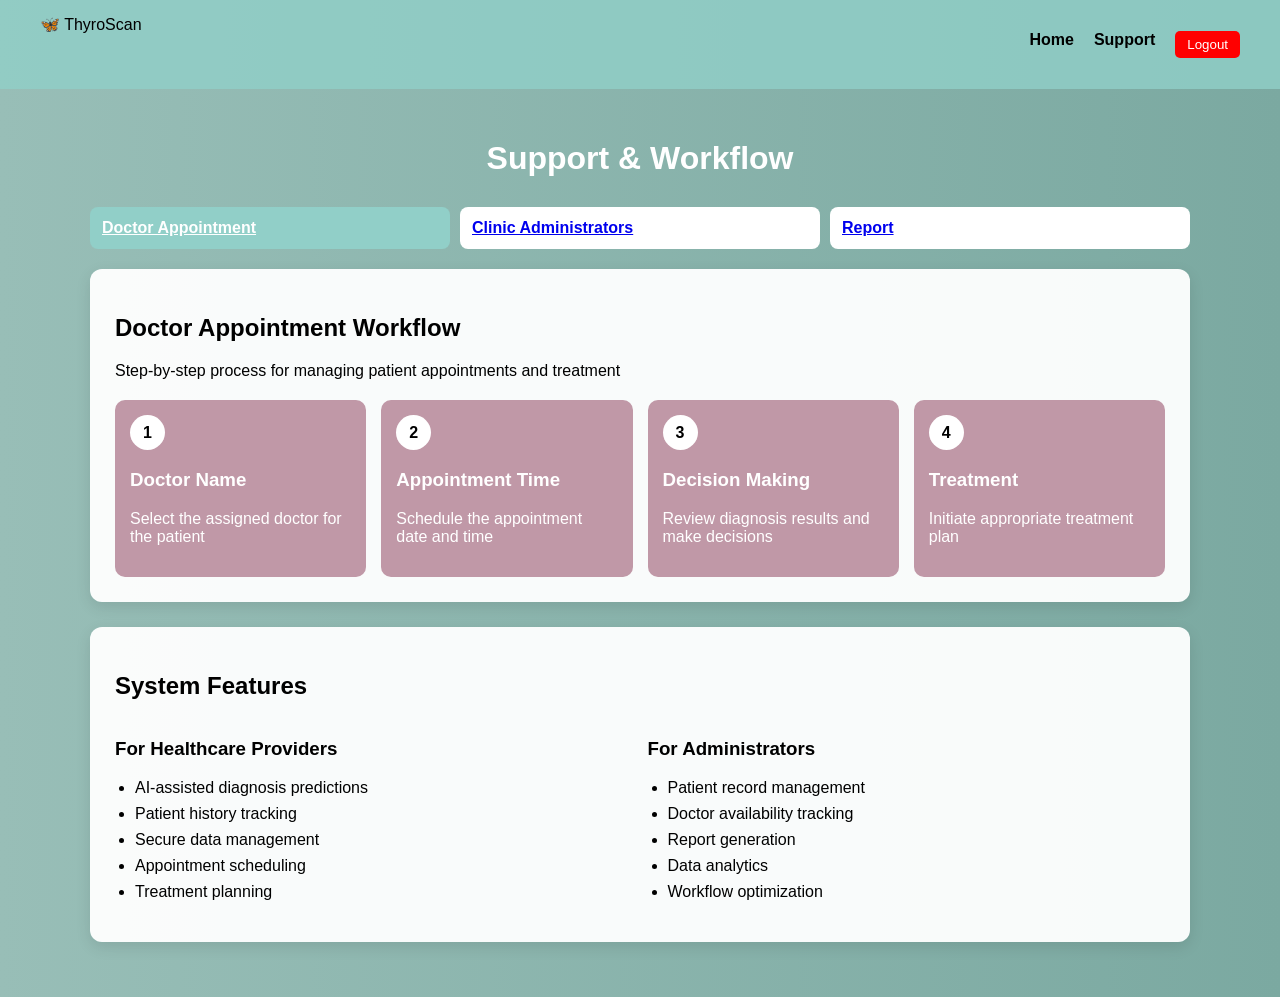
<file: support.html>
<!DOCTYPE html>
<html lang="en">

<head>
  <meta charset="UTF-8">
  <title>Support - ThyroScan</title>
  <link rel="stylesheet" href="support.css">
</head>

<body>
  <nav class="navbar">
    <div class="logo">🦋 ThyroScan</div>
    <ul class="nav-links">
      <li><a href="index.html">Home</a></li>
      <li><a href="support.html">Support</a></li>
      <li><button onclick="logoutUser()">Logout</button></li>
    </ul>
  </nav>

  <div class="container">

    <h1 class="main-title">Support & Workflow</h1>

    <!-- TABS -->
    <div class="tabs">
      <!-- Doctor redirect -->
      <a href="doctorappointment.html" class="tab active">Doctor Appointment</a>

      <!-- Clinic Admin -->
      <a href="clinical_administrator.html" class="tab">Clinic Administrators</a>

      <!-- ✅ FIXED: Now redirects to report.html -->
      <a href="report.html" class="tab">Report</a>
    </div>

    <!-- ================= DOCTOR ================= -->
    <div id="doctor" class="tab-content active">
      <div class="card">
        <h2>Doctor Appointment Workflow</h2>
        <p>Step-by-step process for managing patient appointments and treatment</p>

        <div class="grid grid-4">

          <div class="workflow">
            <div class="circle">1</div>
            <h3>Doctor Name</h3>
            <p>Select the assigned doctor for the patient</p>
          </div>

          <div class="workflow">
            <div class="circle">2</div>
            <h3>Appointment Time</h3>
            <p>Schedule the appointment date and time</p>
          </div>

          <div class="workflow">
            <div class="circle">3</div>
            <h3>Decision Making</h3>
            <p>Review diagnosis results and make decisions</p>
          </div>

          <div class="workflow">
            <div class="circle">4</div>
            <h3>Treatment</h3>
            <p>Initiate appropriate treatment plan</p>
          </div>

        </div>
      </div>
    </div>

    <!-- ================= ADMIN ================= -->
    <div id="admin" class="tab-content">
      <div class="card">
        <h2>Clinic Administrator Workflow</h2>
        <p>Data management and administrative processes</p>

        <div class="grid grid-3">

          <div class="workflow">
            <div class="circle">1</div>
            <h3>Patient Info</h3>
            <p>Access and manage patient records</p>
          </div>

          <div class="workflow">
            <div class="circle">2</div>
            <h3>Store Data</h3>
            <p>Securely store diagnosis results</p>
          </div>

          <div class="workflow">
            <div class="circle">3</div>
            <h3>Doctor Availability</h3>
            <p>Manage doctor schedules</p>
          </div>

        </div>
      </div>
    </div>

    <!-- ================= REPORT ================= -->
    <div id="report" class="tab-content">
      <div class="card">
        <h2>Report Generation</h2>
        <p>Access and download medical reports</p>

        <div class="grid grid-1">
          <div class="workflow">
            <div class="circle">1</div>
            <h3>Download Report</h3>
            <p>Generate full diagnosis report with patient data</p>
          </div>
        </div>

      </div>
    </div>

    <!-- ================= FEATURES ================= -->
    <div class="card features">
      <h2>System Features</h2>

      <div class="grid grid-2">

        <div>
          <h3>For Healthcare Providers</h3>
          <ul>
            <li>AI-assisted diagnosis predictions</li>
            <li>Patient history tracking</li>
            <li>Secure data management</li>
            <li>Appointment scheduling</li>
            <li>Treatment planning</li>
          </ul>
        </div>

        <div>
          <h3>For Administrators</h3>
          <ul>
            <li>Patient record management</li>
            <li>Doctor availability tracking</li>
            <li>Report generation</li>
            <li>Data analytics</li>
            <li>Workflow optimization</li>
          </ul>
        </div>

      </div>
    </div>

  </div>

  <!-- TAB SCRIPT (kept unchanged) -->
  <script>
    function showTab(id) {
      document.querySelectorAll(".tab-content").forEach(el => el.classList.remove("active"));
      document.querySelectorAll(".tab").forEach(el => el.classList.remove("active"));

      document.getElementById(id).classList.add("active");
      event.target.classList.add("active");
    }

    function logoutUser() {
      alert("Logged out successfully!");
      window.location.href = "login.html";
    }
  </script>

</body>

</html>
</file>
<file: index.css>
/* Reset */
* {
  margin: 0;
  padding: 0;
  box-sizing: border-box;
}

body {
  font-family: 'Segoe UI', Tahoma, Geneva, Verdana, sans-serif;
  background-color: #eec9b6;
  color: #333;
}

/* Container */
.main-container {
  width: 100%;
}

/* ================= HERO SECTION ================= */
.hero {
  position: relative;
  height: 500px;
  overflow: hidden;
}

.hero-img {
  width: 100%;
  height: 100%;
  object-fit: cover;
}

/* Overlay */
.overlay {
  position: absolute;
  inset: 0;
  background: linear-gradient(to right, rgba(0, 0, 0, 0.65), rgba(0, 0, 0, 0.2));
  display: flex;
  align-items: center;
}

/* Hero Content */
.hero-content {
  max-width: 600px;
  margin-left: 60px;
  color: white;
}

.hero-content h1 {
  font-size: 42px;
  margin-bottom: 20px;
  line-height: 1.2;
}

.hero-content p {
  font-size: 18px;
  line-height: 1.6;
  margin-bottom: 25px;
}

/* ================= BUTTON ================= */
.btn {
  display: inline-block;
  background-color: #91cfc8;
  color: #222;
  padding: 12px 22px;
  text-decoration: none;
  border-radius: 6px;
  font-weight: 600;
  transition: 0.3s ease;
}

.btn:hover {
  background-color: #7bb8b1;
}

/* Outline Button */
.btn-outline {
  display: inline-block;
  border: 2px solid #333;
  padding: 12px 22px;
  text-decoration: none;
  border-radius: 6px;
  color: #333;
  font-weight: 600;
  transition: 0.3s ease;
}

.btn-outline:hover {
  background-color: #333;
  color: white;
}

/* ================= INFO SECTION ================= */
.info-section {
  padding: 70px 20px;
  display: flex;
  justify-content: center;
}

.card {
  background: rgba(255, 255, 255, 0.95);
  max-width: 700px;
  padding: 40px;
  border-radius: 12px;
  text-align: center;
  box-shadow: 0 10px 25px rgba(0, 0, 0, 0.15);
}

.card h2 {
  font-size: 30px;
  margin-bottom: 15px;
}

.card p {
  font-size: 18px;
  line-height: 1.6;
  color: #555;
}

/* ================= FEATURES ================= */
.features-section {
  padding: 70px 20px;
  background-color: rgba(255, 255, 255, 0.6);
  text-align: center;
}

.features-section h2 {
  font-size: 32px;
  margin-bottom: 40px;
}

/* Grid */
.features-grid {
  display: grid;
  grid-template-columns: repeat(auto-fit, minmax(250px, 1fr));
  gap: 25px;
}

/* Card */
.feature-card {
  background: white;
  padding: 25px;
  border-radius: 12px;
  transition: all 0.3s ease;
  text-align: left;
}

.feature-card h3 {
  font-size: 20px;
  margin-bottom: 10px;
}

.feature-card p {
  font-size: 16px;
  color: #555;
  line-height: 1.5;
}

/* Hover Effect */
.feature-card:hover {
  transform: translateY(-5px);
  box-shadow: 0 10px 20px rgba(0,0,0,0.15);
}

/* ================= CTA SECTION ================= */
.cta-section {
  padding: 70px 20px;
  text-align: center;
}

.cta-section h2 {
  font-size: 32px;
  margin-bottom: 15px;
}

.cta-section p {
  font-size: 18px;
  max-width: 600px;
  margin: 0 auto 25px;
  color: #555;
}

/* Buttons */
.cta-buttons {
  display: flex;
  justify-content: center;
  gap: 15px;
  flex-wrap: wrap;
}

/* ================= RESPONSIVE ================= */
@media (max-width: 768px) {

  .hero-content {
    margin-left: 20px;
    margin-right: 20px;
  }

  .hero-content h1 {
    font-size: 28px;
  }

  .hero-content p {
    font-size: 16px;
  }

  .card {
    padding: 25px;
  }

  .features-section h2,
  .cta-section h2 {
    font-size: 26px;
  }
}
.navbar {
  display: flex;
  justify-content: space-between;
  padding: 15px 40px;
  background: rgb(109, 136, 100);
  box-shadow: 0 5px 10px rgba(0,0,0,0.1);
}

.logo {
  font-size: 20px;
  font-weight: bold;
}

.nav-links {
  display: flex;
  gap: 20px;
  list-style: none;
}

.nav-links li {
  cursor: pointer;
}
</file>
<file: appointment.css>
* {
  margin: 0;
  padding: 0;
  box-sizing: border-box;
  font-family: Arial;
}

body {
  background: #f3f4f6;
}

/* NAVBAR */
.navbar {
  display: flex;
  justify-content: space-between;
  padding: 15px 40px;
  background: #91cfc8;
}

.nav-links {
  display: flex;
  gap: 20px;
  list-style: none;
}

.nav-links a {
  text-decoration: none;
  font-weight: bold;
  color: black;
}

.nav-links button {
  background: red;
  color: white;
  border: none;
  padding: 6px 12px;
  border-radius: 5px;
}

/* CONTAINER */
.container {
  max-width: 1100px;
  margin: auto;
  padding: 30px;
}

/* HEADER */
.header h1 {
  font-size: 32px;
}

/* TABS */
.tabs {
  display: flex;
  gap: 10px;
  margin-top: 20px;
}

.tab {
  padding: 10px;
  border: none;
  background: white;
  border-radius: 6px;
  cursor: pointer;
}

.tab.active {
  background: #91cfc8;
}

/* CONTENT */
.tab-content {
  display: none;
}

.tab-content.active {
  display: block;
}

/* CARD */
.card {
  background: white;
  padding: 20px;
  margin-top: 20px;
  border-radius: 10px;
}

/* GRID */
.doctor-grid {
  display: grid;
  grid-template-columns: repeat(2, 1fr);
  gap: 20px;
}

/* CARD */
.doctor-card {
  background: white;
  padding: 20px;
  border-radius: 10px;
}

/* BUTTON */
button {
  margin-top: 10px;
  padding: 10px;
  width: 100%;
  border: none;
  background: #91cfc8;
  border-radius: 6px;
}

/* BADGE */
.badge {
  display: inline-block;
  padding: 5px 10px;
  background: lightgreen;
  border-radius: 5px;
}

/* PRESCRIPTION BOX */
.schedule-box {
  display: none;
  margin-top: 10px;
  padding: 10px;
  background: #f9fafb;
}
</file>
<file: clinical_administrator.css>
body {
  font-family: Arial;
  margin: 0;
  background: #f5f7fb;
}

.container {
  width: 90%;
  margin: auto;
}

/* HERO */
.hero {
  background: linear-gradient(to right, #2563eb, #1e3a8a);
  color: white;
  padding: 30px;
  border-radius: 10px;
  margin: 20px 0;
}

/* FILTER */
.filter-box {
  background: white;
  padding: 15px;
  border-radius: 10px;
}

.filter-box input {
  width: 100%;
  padding: 10px;
  margin-bottom: 10px;
}

.days button {
  margin: 5px;
  padding: 6px 10px;
}

/* GRID → 3 per row */
.doctor-grid {
  display: grid;
  grid-template-columns: repeat(3, 1fr);
  gap: 15px;
  margin-top: 20px;
}

/* CARD */
.doctor-card {
  background: white;
  padding: 15px;
  border-radius: 10px;
  cursor: pointer;
}

.doctor-card img {
  width: 100%;
  height: 150px;
  object-fit: cover;
}

.badges span {
  background: #ddd;
  padding: 3px 6px;
  margin: 2px;
  display: inline-block;
}

/* DETAILS */
.hidden {
  display: none;
}

.details-grid {
  display: grid;
  grid-template-columns: 2fr 1fr;
  gap: 20px;
}

.details-left img {
  width: 200px;
}

.time-slots button {
  margin: 5px;
}

.time-slots .active {
  background: blue;
  color: white;
}

/* FOOTER */
.footer {
  margin-top: 40px;
  padding: 15px;
  text-align: center;
  background: #9fabc6;
  color: white;
}
.contact-section {
  display: flex;
  justify-content: space-between;
  gap: 30px;

  background: #ffffff;
  margin: 40px auto;
  padding: 25px;
  width: 90%;
  border-radius: 10px;
  box-shadow: 0 2px 10px rgba(0,0,0,0.1);
}

/* Each column */
.contact-section div {
  flex: 1;
  line-height: 1.8;
}

/* Headings spacing */
.contact-section h2 {
  margin-bottom: 10px;
}

.contact-section h3 {
  margin-top: 15px;
}

.navbar {
  display: flex;
  justify-content: space-between;
  padding: 15px 40px;
  background: #91cfc8;
}

.nav-links {
  display: flex;
  gap: 20px;
  list-style: none;
}

.nav-links a {
  text-decoration: none;
  color: black;
  font-weight: bold;
}

.nav-links button {
  background: red;
  color: white;
  border: none;
  padding: 6px 12px;
  cursor: pointer;
  border-radius: 5px;
}
</file>
<file: doctorappointment.css>
/* RESET */
* {
  margin: 0;
  padding: 0;
  box-sizing: border-box;
  font-family: Arial, sans-serif;
}

body {
  background: linear-gradient(to right, #f3f4f6, #e5e7eb);
}

/* CONTAINER */
.container {
  max-width: 1100px;
  margin: auto;
  padding: 30px;
}

/* HEADER */
.header h1 {
  font-size: 32px;
  margin-bottom: 5px;
}

.header p {
  color: gray;
}

/* SEARCH */
.search-box {
  margin-top: 20px;
}

.search-box input {
  width: 100%;
  padding: 12px;
  border-radius: 8px;
  border: 1px solid #ccc;
}

/* TABS */
.tabs {
  margin-top: 20px;
  display: flex;
  gap: 10px;
}

.tab {
  padding: 10px 15px;
  background: white;
  border: none;
  border-radius: 8px;
  cursor: pointer;
}

.tab.active {
  background: #91cfc8;
  font-weight: bold;
}

/* CONTENT */
.tab-content {
  display: none;
}

.tab-content.active {
  display: block;
}

/* CARD */
.card {
  background: white;
  padding: 20px;
  margin-top: 20px;
  border-radius: 10px;
}

.header-card {
  background: #91cfc8;
}

/* CENTER */
.center {
  text-align: center;
}

/* GRID */
.doctor-grid {
  display: grid;
  grid-template-columns: repeat(2, 1fr);
  gap: 20px;
  margin-top: 20px;
}

/* DOCTOR CARD */
.doctor-card {
  background: white;
  padding: 20px;
  border-radius: 10px;
  transition: 0.3s;
}

.doctor-card:hover {
  box-shadow: 0 5px 15px rgba(0,0,0,0.2);
}

/* BADGE */
.badge {
  display: inline-block;
  padding: 5px 10px;
  border-radius: 6px;
  margin-top: 5px;
  font-size: 12px;
}

.available {
  background: lightgreen;
}

.busy {
  background: gray;
  color: white;
}

/* BUTTON */
button {
  margin-top: 10px;
  padding: 10px;
  width: 100%;
  border: none;
  background: #91cfc8;
  border-radius: 6px;
  cursor: pointer;
}

/* TABLE */
table {
  width: 100%;
  border-collapse: collapse;
}

th, td {
  padding: 10px;
  border-bottom: 1px solid #ddd;
}

/* NAVBAR */
.navbar {
  display: flex;
  justify-content: space-between;
  padding: 15px 40px;
  background: #91cfc8;
}

.nav-links {
  display: flex;
  gap: 20px;
  list-style: none;
}

.nav-links a {
  text-decoration: none;
  color: black;
  font-weight: bold;
}

.nav-links button {
  background: red;
  color: white;
  border: none;
  padding: 6px 12px;
  cursor: pointer;
  border-radius: 5px;
}

/* ================= FIX: SCHEDULE HIDE ================= */
.schedule-box {
  display: none;
  margin-top: 10px;
  padding: 10px;
  background: #eef2ff;
  border-radius: 6px;
  font-size: 14px;
}

/* TREATMENT LIST */
.treatment-list {
  margin-top: 10px;
  padding-left: 20px;
}

.treatment-list li {
  margin-bottom: 6px;
}

.small-btn {
  margin-top: 10px;
  padding: 8px;
  width: 100%;
  border: none;
  background: #6c63ff;
  color: white;
  border-radius: 5px;
  cursor: pointer;
}
</file>
<file: doctordashboard.css>
* {
  margin: 0;
  padding: 0;
  box-sizing: border-box;
  font-family: Arial, sans-serif;
}

body {
  background: #f3f4f6;
}

/* NAVBAR */
.navbar {
  display: flex;
  justify-content: space-between;
  padding: 15px 40px;
  background: #91cfc8;
}

.nav-links {
  display: flex;
  gap: 20px;
  list-style: none;
}

.nav-links a {
  text-decoration: none;
  color: black;
  font-weight: bold;
}

.nav-links button {
  background: red;
  color: white;
  border: none;
  padding: 6px 12px;
  border-radius: 5px;
  cursor: pointer;
}

/* CONTAINER */
.container {
  max-width: 1100px;
  margin: auto;
  padding: 30px;
}

/* HEADER */
.header h1 {
  font-size: 32px;
}

.header p {
  color: gray;
}

/* TABS */
.tabs {
  display: flex;
  gap: 10px;
  margin-top: 20px;
}

.tab {
  padding: 10px 15px;
  background: white;
  border: none;
  border-radius: 8px;
  cursor: pointer;
}

.tab.active {
  background: #91cfc8;
}

/* CONTENT */
.tab-content {
  display: none;
}

.tab-content.active {
  display: block;
}

/* CARD */
.card {
  background: white;
  padding: 20px;
  margin-top: 20px;
  border-radius: 10px;
}

/* TABLE */
table {
  width: 100%;
  border-collapse: collapse;
}

th, td {
  padding: 10px;
  border-bottom: 1px solid #ddd;
}

/* APPOINTMENT CARD */
.appointment-card {
  background: white;
  padding: 20px;
  margin-top: 15px;
  border-radius: 10px;
}

/* BUTTON */
button {
  margin-top: 10px;
  padding: 10px;
  width: 100%;
  border: none;
  background: #91cfc8;
  border-radius: 6px;
  cursor: pointer;
}

/* BADGES */
.badge {
  display: inline-block;
  padding: 5px 10px;
  border-radius: 6px;
  margin-top: 5px;
  font-size: 12px;
}

.high {
  background: red;
  color: white;
}

.low {
  background: green;
  color: white;
}

/* SMALL BUTTON */
.small-btn {
  padding: 6px 10px;
  border: none;
  background: #91cfc8;
  border-radius: 5px;
  cursor: pointer;
}
</file>
<file: login.css>
/* RESET */
* {
  margin: 0;
  padding: 0;
  box-sizing: border-box;
  font-family: Arial, sans-serif;
}

body {
  background: #f5f7fa;
  display: flex;
  justify-content: center;
  align-items: flex-start;
  min-height: 100vh;
  padding-top: 80px; /* space for navbar */
}

/* NAVBAR */
.navbar {
  position: fixed;
  top: 0;
  left: 0;
  width: 100%;
  display: flex;
  justify-content: space-between;
  padding: 15px 40px;
  background: #91cfc8;
  z-index: 100;
}

.logo {
  font-size: 22px;
  font-weight: bold;
}

.nav-links {
  display: flex;
  gap: 20px;
  list-style: none;
}

.nav-links li a {
  text-decoration: none;
  color: black;
  font-weight: 500;
}

/* CONTAINER CENTERED AND RESPONSIVE */
.login-container {
  max-width: 900px; /* wider container */
  width: 90%;
  margin: 0 auto;
  display: flex;
  flex-direction: column;
  gap: 30px;
}

/* LEFT */
.login-left {
  background: white;
  padding: 40px;
  border-radius: 12px;
  box-shadow: 0 5px 15px rgba(0,0,0,0.1);
}

/* HEADINGS */
.login-left h1 {
  margin-bottom: 10px;
  font-size: 28px;
}

.login-left p {
  margin-bottom: 20px;
  color: #555;
  font-size: 16px;
}

/* TABS */
.tabs {
  display: flex;
  gap: 10px;
  margin-bottom: 20px;
}

.tab {
  flex: 1;
  padding: 10px;
  border: none;
  background: #eee;
  cursor: pointer;
  border-radius: 6px;
  font-size: 14px;
}

.tab.active {
  background: #91cfc8;
  font-weight: bold;
}

/* USER BOX */
.user-type-box {
  background: #e6f4f3;
  padding: 10px;
  border-radius: 6px;
  margin-bottom: 20px;
  font-size: 15px;
}

/* FORM */
.login-form {
  display: flex;
  flex-direction: column;
  gap: 15px;
}

.login-form input {
  padding: 12px;
  border: none;
  background: #f0d9cf;
  border-radius: 6px;
  font-size: 14px;
}

/* OPTIONS */
.form-options {
  display: flex;
  justify-content: space-between;
  font-size: 14px;
}

.forgot {
  color: blue;
  cursor: pointer;
}

/* BUTTON */
.btn-login {
  padding: 14px;
  background: #ae7861;
  color: white;
  border: none;
  border-radius: 8px;
  cursor: pointer;
  font-size: 16px;
}

/* CONTACT */
.contact {
  margin-top: 15px;
  font-size: 14px;
}

.contact span {
  color: blue;
  cursor: pointer;
}

/* INFO CARDS FLEX BELOW FORM */
.login-right {
  display: flex;
  justify-content: space-between;
  gap: 20px;
  flex-wrap: wrap; /* allow wrapping on smaller screens */
  margin-top: 30px;
}

.info-card {
  flex: 1 1 250px; /* flexible and minimum width 250px */
  background: white;
  padding: 20px;
  border-radius: 10px;
  text-align: center;
  box-shadow: 0 5px 12px rgba(0,0,0,0.1);
  min-width: 200px;
}

/* RESPONSIVE */
@media screen and (max-width: 768px) {
  .login-container {
    width: 95%;
    padding: 20px;
  }

  .login-left {
    padding: 30px;
  }

  .login-right {
    flex-direction: column;
    gap: 15px;
  }

  .info-card {
    min-width: 100%;
  }
}

@media screen and (max-width: 480px) {
  .login-left h1 {
    font-size: 24px;
  }

  .login-left p {
    font-size: 14px;
  }

  .tab {
    font-size: 13px;
    padding: 8px;
  }

  .btn-login {
    font-size: 15px;
    padding: 12px;
  }
}
/* LOGOUT BUTTON */
.btn-logout {
  padding: 8px 12px;
  background: #ae7861;
  color: white;
  border: none;
  border-radius: 6px;
  cursor: pointer;
  font-size: 14px;
}

.btn-logout:hover {
  background: #915a4a;
}
</file>
<file: notification.css>
body {
  margin: 0;
  font-family: Arial, sans-serif;
  background: linear-gradient(135deg, #4facfe, #00f2fe);
  display: flex;
  justify-content: center;
  align-items: center;
  height: 100vh;
}

.notification-container {
  width: 100%;
  display: flex;
  justify-content: center;
}

.card {
  background: white;
  padding: 30px;
  border-radius: 15px;
  width: 400px;
  text-align: center;
  box-shadow: 0 10px 30px rgba(0,0,0,0.2);
}

.card h1 {
  color: #28a745;
  margin-bottom: 10px;
}

.card p {
  margin-bottom: 20px;
  color: #555;
}

.details {
  text-align: left;
  margin-bottom: 20px;
}

.details p {
  margin: 8px 0;
  font-size: 14px;
}

button {
  background: #007bff;
  color: white;
  border: none;
  padding: 12px 20px;
  border-radius: 8px;
  cursor: pointer;
  width: 100%;
}

button:hover {
  background: #0056b3;
}
</file>
<file: report.css>
/* General body styles */
body {
  font-family: Arial, sans-serif;
  background-color: #f4f4f4;
  margin: 0;
  padding: 20px;
}

/* Card styling */
.card {
  background: rgba(255, 255, 255, 0.95);
  border-radius: 12px;
  box-shadow: 0 8px 24px rgba(0, 0, 0, 0.15);
  padding: 20px;
  margin-bottom: 20px;
}

/* Card header */
.card-header {
  margin-bottom: 10px;
}

.card-title {
  font-size: 20px;
  font-weight: bold;
  display: flex;
  align-items: center;
  gap: 10px;
}

.card-description {
  font-size: 14px;
  color: #555;
}

/* Workflow step */
.workflow-step {
  display: flex;
  align-items: center;
  gap: 15px;
  padding: 12px;
  border-radius: 10px;
  background-color: #c098a7;
  color: white;
  cursor: pointer;
  transition: background 0.3s;
}

.workflow-step:hover {
  background-color: #b07c8d;
}

.workflow-step-icon {
  font-size: 24px;
}

.step-content h3 {
  margin: 0;
  font-size: 16px;
  font-weight: bold;
}

/* Report output box */
.report-output {
  margin-top: 15px;
  padding: 15px;
  border-radius: 8px;
  background-color: #eef2f7;
  font-size: 14px;
  color: #333;
}

/* Grid layout for system features */
.grid {
  display: grid;
  grid-template-columns: repeat(auto-fit, minmax(250px, 1fr));
  gap: 20px;
}

h3.section-title {
  font-size: 18px;
  font-weight: bold;
  margin-bottom: 10px;
}

/* Lists */
ul {
  padding-left: 20px;
}

li {
  margin-bottom: 5px;
  font-size: 14px;
}

/* Optional: make cards responsive on small screens */
@media (max-width: 600px) {
  .card {
    padding: 15px;
  }

  .workflow-step {
    flex-direction: column;
    align-items: flex-start;
  }

  .workflow-step-icon {
    font-size: 20px;
  }
}

.navbar {
  display: flex;
  justify-content: space-between;
  align-items: center;
  background-color: #4f46e5;
  color: #fff;
  padding: 1rem 2rem;
}

.navbar .logo {
  font-size: 1.5rem;
  font-weight: bold;
}

.navbar .nav-links {
  list-style: none;
  display: flex;
  gap: 1rem;
}
.navbar .nav-links li a,
.navbar .nav-links li button {
  color: #fff;
  text-decoration: none;
  background: none;
  border: none;
  cursor: pointer;
  font-size: 1rem;
  padding: 0.3rem 0.5rem;
  transition: 0.3s;
}

.navbar .nav-links li a:hover,
.navbar .nav-links li button:hover {
  background-color: #6366f1;
  border-radius: 5px;
}
</file>
<file: support.css>
/* GLOBAL */
body {
  margin: 0;
  font-family: Arial, sans-serif;
  background: linear-gradient(to right, #98beb7, #7ba9a1);
}

.container {
  max-width: 1100px;
  margin: auto;
  padding: 30px;
}

/* TITLE */
.main-title {
  text-align: center;
  color: white;
  margin-bottom: 30px;
}

/* TABS */
.tabs {
  display: flex;
  gap: 10px;
  margin-bottom: 20px;
}

.tab {
  flex: 1;
  padding: 12px;
  border: none;
  cursor: pointer;
  background: white;
  border-radius: 8px;
  font-weight: bold;
}

.tab.active {
  background: #91cfc8;
  color: white;
}

/* CONTENT */
.tab-content {
  display: none;
}

.tab-content.active {
  display: block;
}

/* CARD */
.card {
  background: rgba(255,255,255,0.95);
  padding: 25px;
  border-radius: 12px;
  margin-bottom: 25px;
  box-shadow: 0 5px 15px rgba(0,0,0,0.1);
}

/* GRID */
.grid {
  display: grid;
  gap: 15px;
  margin-top: 20px;
}

.grid-4 {
  grid-template-columns: repeat(auto-fit, minmax(200px,1fr));
}

.grid-3 {
  grid-template-columns: repeat(auto-fit, minmax(250px,1fr));
}

.grid-2 {
  grid-template-columns: repeat(auto-fit, minmax(300px,1fr));
}

.grid-1 {
  grid-template-columns: 1fr;
}

/* WORKFLOW */
.workflow {
  background: #c098a7;
  padding: 15px;
  border-radius: 10px;
  color: white;
  position: relative;
}

/* STEP NUMBER */
.circle {
  width: 35px;
  height: 35px;
  background: white;
  color: black;
  border-radius: 50%;
  display: flex;
  align-items: center;
  justify-content: center;
  font-weight: bold;
  margin-bottom: 10px;
}

/* FEATURES */
.features ul {
  padding-left: 20px;
}

.features li {
  margin-bottom: 8px;
}

.navbar {
  display: flex;
  justify-content: space-between;
  padding: 15px 40px;
  background: #91cfc8cf;
}

.nav-links {
  display: flex;
  gap: 20px;
  list-style: none;
}

.nav-links a {
  text-decoration: none;
  color: black;
  font-weight: bold;
}

.nav-links button {
  background: red;
  color: white;
  border: none;
  padding: 6px 12px;
  cursor: pointer;
  border-radius: 5px;
}
</file>
